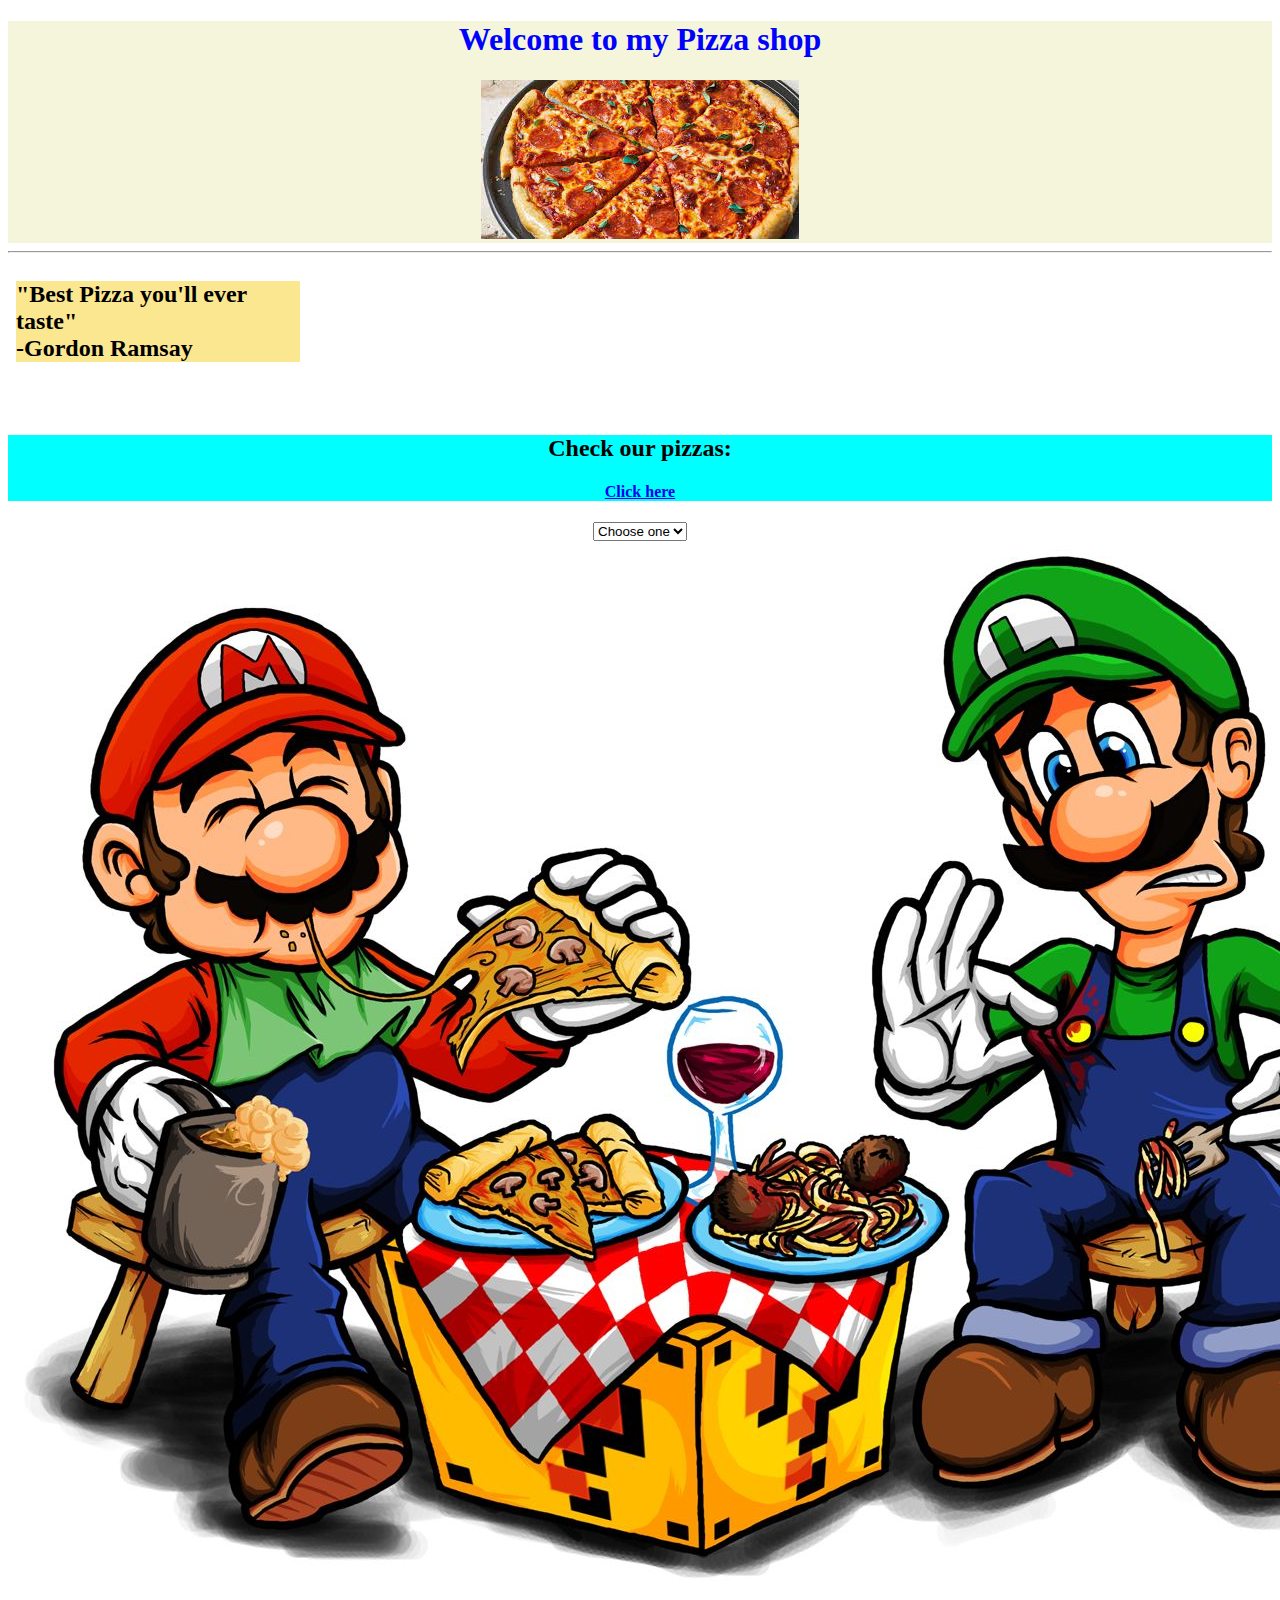
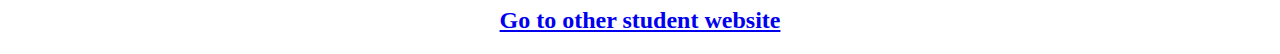
<file: index.html>
<!DOCTYPE html>
<html lang="en">

<head>
    <meta charset="UTF-8">
    <meta name="viewport" content="width=device-width, initial-scale=1.0">
    <title>My Pizza Shop</title>
    <link rel="stylesheet" href="Style.css">
</head>

<body>
    <div class="blue">
        <h1>Welcome to my Pizza shop</h1>
        <img src="Media/download.jpg">

    </div>
    <hr>

    <div>
        <iframe style="border:0 ;" src="ad.html">
            
        </iframe>
    </div>
  
    <div style="background-color: aqua;text-align: center" ;>
        <h2>Check our pizzas:</h2>
        <a href="OurPizzas.html">
            <h4>Click here</h4>
        </a>
    </div>
    <div>
        <form style="text-align: center;">
            <select name="Delivery or Takeaway">
                <option value="Choose one">Choose one</option>
                <option name="Delivery">Delivery</option>
                <option name="Takeaway">Takeaway</option>
            </select>
        </form>
    </div>
    <div>
        <img src="Media/Mario.jpg" alt="123">
    </div>

    <div style="text-align: center;">
        <a href="index1.html">
            <h2>Go to other student website</h2>
        </a>
    </div>
</body>

</html>
</file>
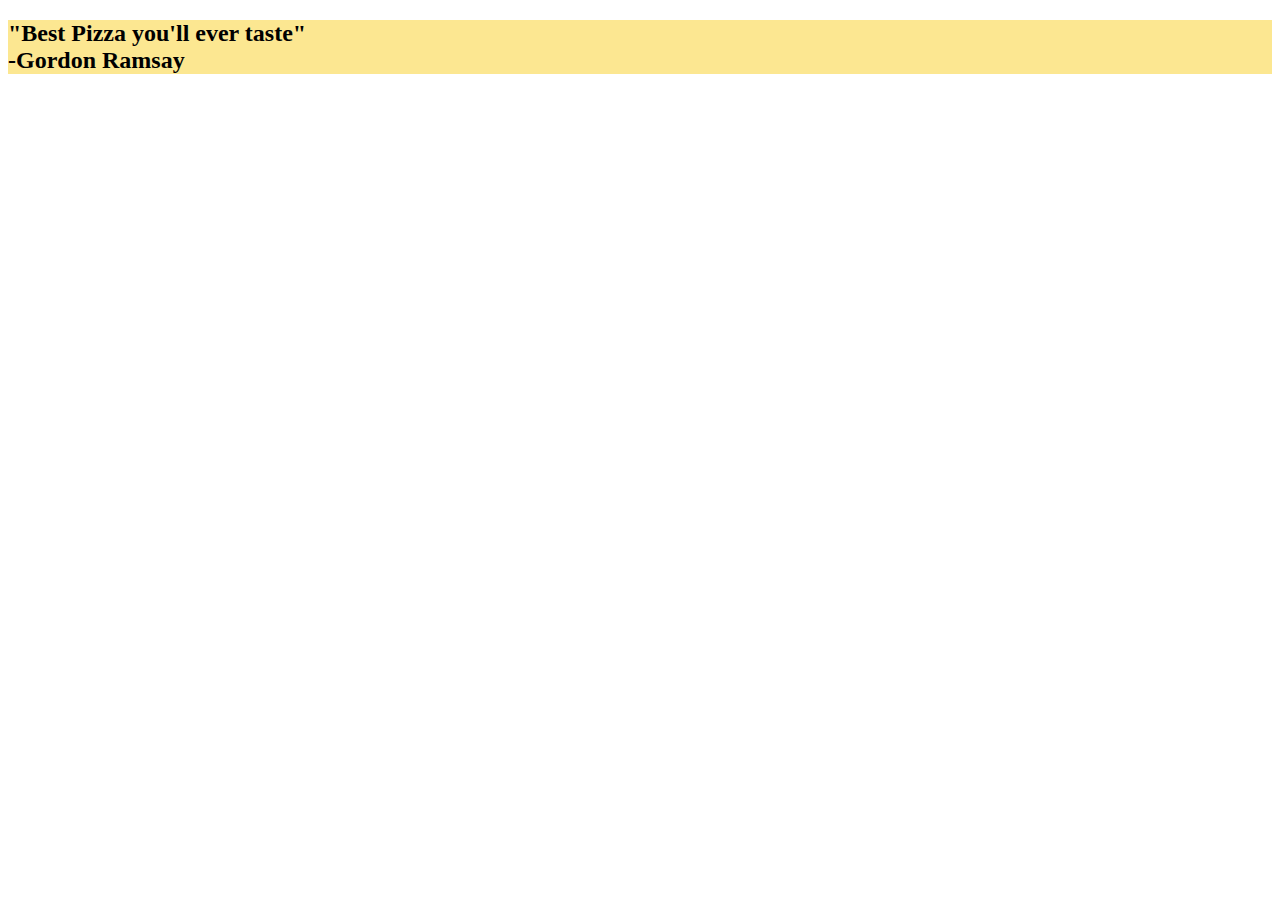
<file: ad.html>
<!DOCTYPE html>
<html lang="en">

<head>
    <meta charset="UTF-8">
    <meta name="viewport" content="width=device-width, initial-scale=1.0">
    <title>Document</title>
</head>

<body>

    <h2 style="background-color: rgba(249, 201, 9, 0.449);">"Best Pizza you'll ever taste"<br>
        -Gordon Ramsay
    </h2>

</body>

</html>
</file>
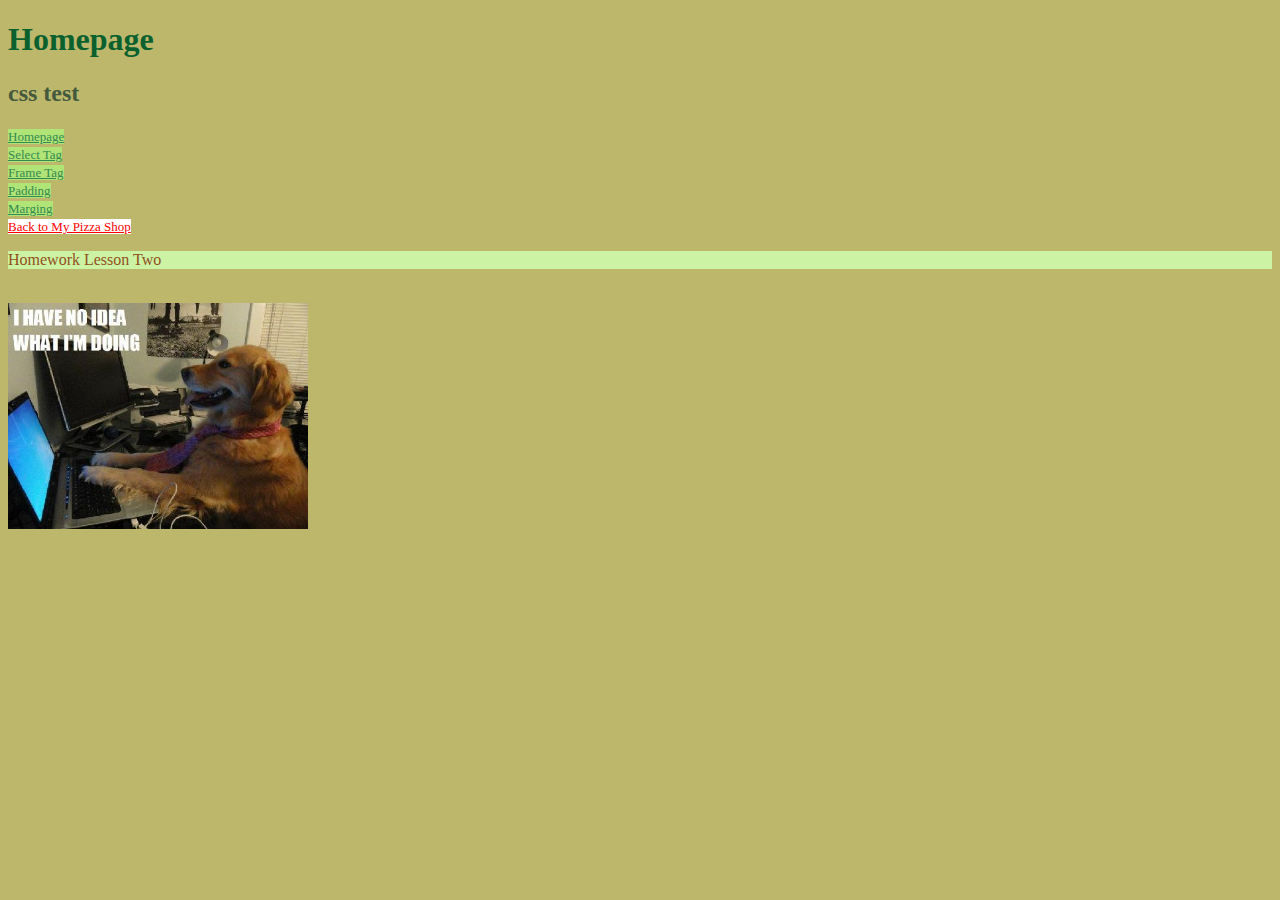
<file: index1.html>
<!DOCTYPE html>
<html lang="en">

<head>
    <meta charset="UTF-8">
    <meta name="viewport" content="width=device-width, initial-scale=1.0">
    <title>Homepage</title>
    <link rel="stylesheet" href="style1.css">
</head>

<body>

    <h1>Homepage</h1>
    <h2>css test</h2>
    <a href="index1.html">Homepage</a>
    <br>
    <a href="select.html">Select Tag</a>
    <br>
    <a href="frame.html">Frame Tag</a>
    <br>
    <a href="padding.html">Padding</a>
    <br>
    <a href="marging.html">Marging</a>
    <br>
    <a href="index.html" style="color: red;background-color: white;">Back to My Pizza Shop</a>
    <p>Homework Lesson Two</p>
    <br>
    <img src="Media/dogo.jpg" width="300" alt="dogopic">
</body>

</html>
</file>
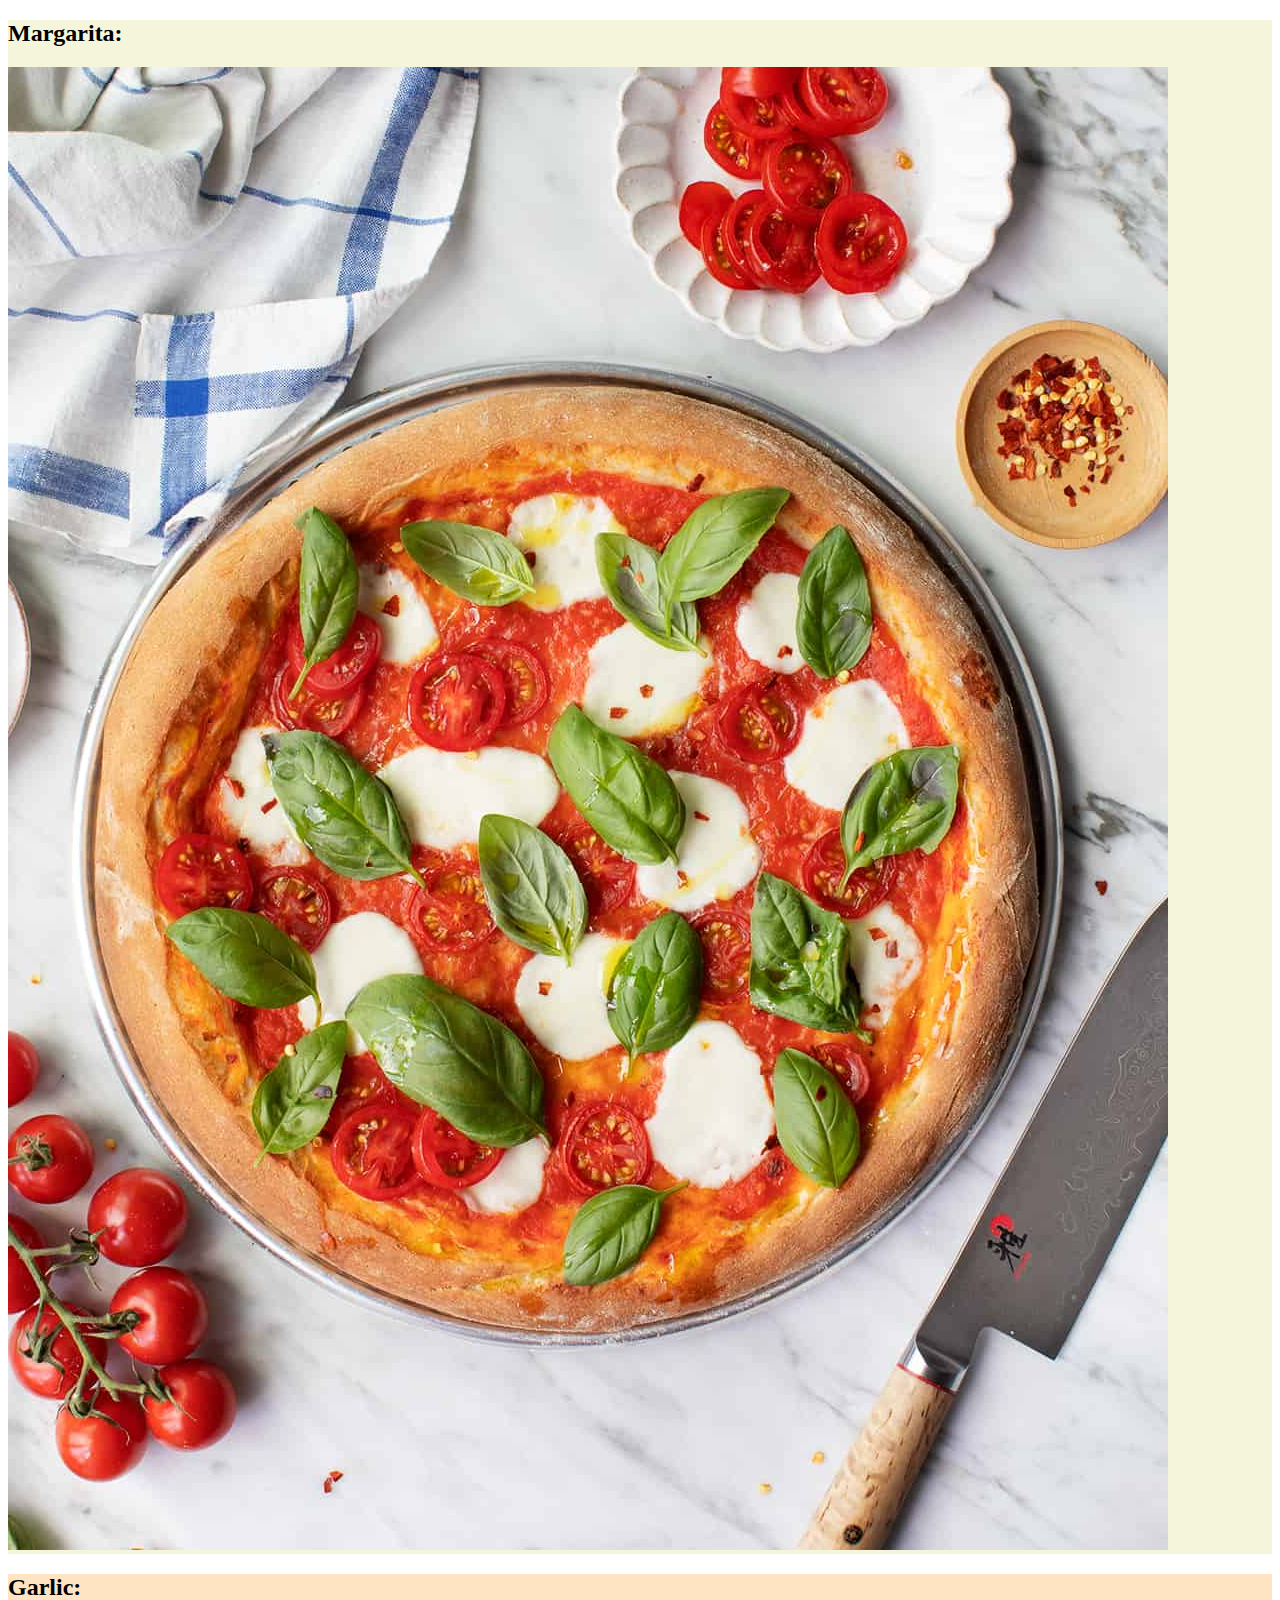
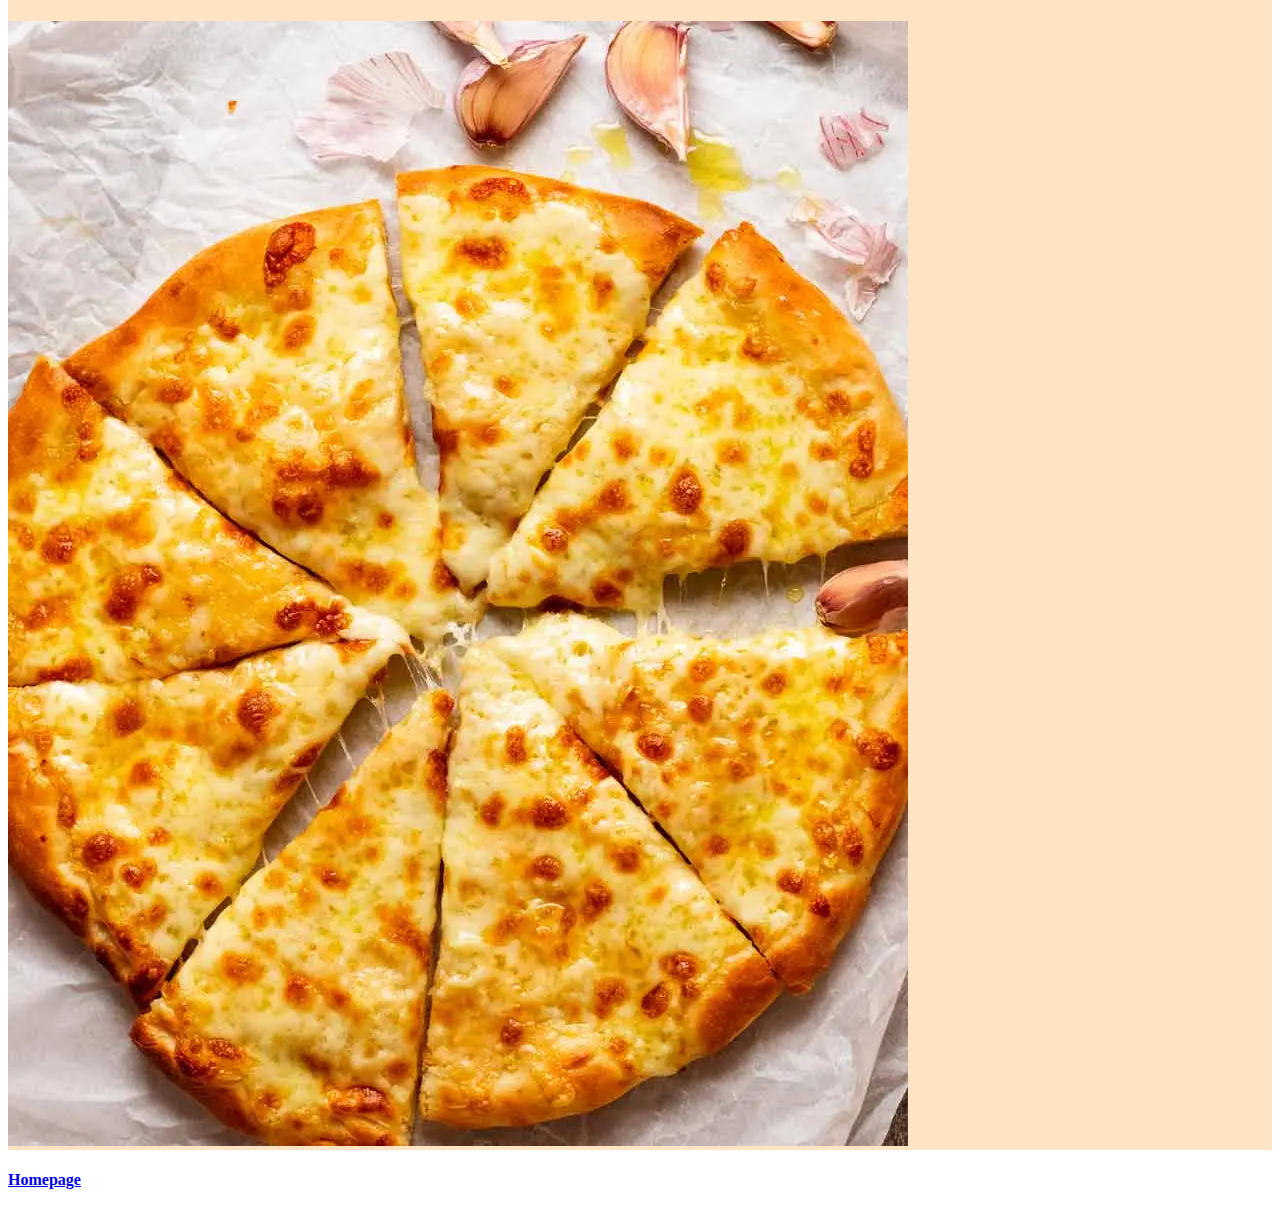
<file: OurPizzas.html>
<!DOCTYPE html>
<html lang="en">

<head>
    <meta charset="UTF-8">
    <meta name="viewport" content="width=device-width, initial-scale=1.0">
    <title>Document</title>
    <link rel="stylesheet" href="Style.css">
</head>

<body>
    <div class="beige">
        <h2>Margarita:</h2>
        <img src="Media/margherita-pizza.jpg">

    </div>
    <div class="bisque">
        <h2>Garlic:</h2>
        <img src="Media/Garlic-cheese-pizza_9.jpg">
    </div>

    <a href="index.html">
        <h4>Homepage</h4>
    </a>
</body>

</html>
</file>
<file: Style.css>
.blue {
    text-align: center;
    color: blue;
    background-color: beige
}

.beige {
    background-color: beige;
}

.bisque {
    background-color: bisque;
}
</file>
<file: style1.css>
p {
    color: rgb(146, 79, 28);
    background-color: rgb(204, 243, 164);
}

body {
    background-color: darkkhaki;
    color: rgb(10, 97, 46);
}

a {
    color: rgb(51, 138, 79);
    background-color: rgb(177, 228, 119);
    font-size: small;
}

h2 {
    color: rgb(68, 90, 60);
}

label {
    background-color: chartreuse;
    color: blueviolet;
}

select {
    background-color: aqua;
    color: brown;
}

iframe {
    background-color: aquamarine;
    color: blueviolet;
}
</file>
